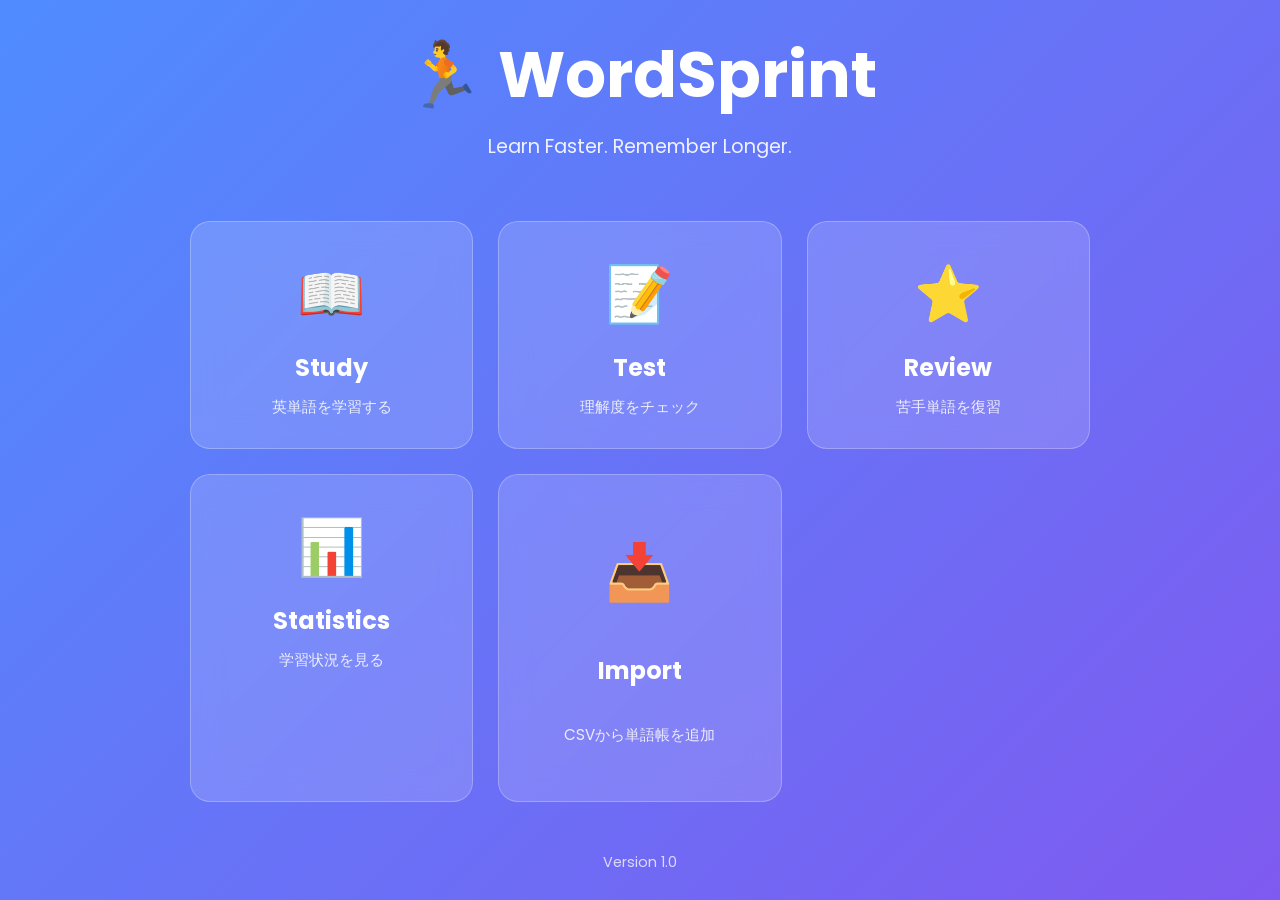
<file: index.html>
<!DOCTYPE html>
<html lang="ja">
<head>
    <meta charset="UTF-8">
    <meta name="viewport" content="width=device-width, initial-scale=1.0">
    <title>WordSprint</title>

    <link rel="preconnect" href="https://fonts.googleapis.com">
    <link rel="preconnect" href="https://fonts.gstatic.com" crossorigin>
    <link href="https://fonts.googleapis.com/css2?family=Poppins:wght@300;500;700&display=swap" rel="stylesheet">

    <style>
        *{
            margin:0;
            padding:0;
            box-sizing:border-box;
            font-family:"Poppins",sans-serif;
        }

        body{
            background:linear-gradient(135deg,#4F8CFF,#7F5AF0);
            min-height:100vh;
            display:flex;
            justify-content:center;
            align-items:center;
        }

        .container{
            width:min(900px,90%);
            color:white;
            text-align:center;
        }

        h1{
            font-size:4rem;
            font-weight:700;
        }

        .subtitle{
            margin-top:10px;
            font-size:1.2rem;
            opacity:.9;
        }

        .cards{
            margin-top:60px;
            display:grid;
            grid-template-columns:repeat(auto-fit,minmax(220px,1fr));
            gap:25px;
        }

        .card{
            background:rgba(255,255,255,.15);
            backdrop-filter:blur(15px);
            border-radius:20px;
            padding:30px;
            transition:.25s;
            cursor:pointer;
            border:1px solid rgba(255,255,255,.25);
        }

        .card:hover{
            transform:translateY(-8px);
            background:rgba(255,255,255,.22);
        }

        .icon{
            font-size:55px;
            margin-bottom:15px;
        }

        .card h2{
            margin-bottom:10px;
        }

        .card p{
            opacity:.85;
            font-size:.95rem;
        }

        footer{
            margin-top:50px;
            opacity:.75;
            font-size:.9rem;
        }
    </style>
</head>
    <script src="script.js"></script>
<body>

<div class="container">

    <h1>🏃 WordSprint</h1>

    <p class="subtitle">
        Learn Faster. Remember Longer.
    </p>

    <div class="cards">

        <div class="card">
            <div class="icon">📖</div>
            <h2>Study</h2>
            <p>英単語を学習する</p>
        </div>

        <div class="card">
            <div class="icon">📝</div>
            <h2>Test</h2>
            <p>理解度をチェック</p>
        </div>

        <div class="card">
            <div class="icon">⭐</div>
            <h2>Review</h2>
            <p>苦手単語を復習</p>
        </div>

        <div class="card">
            <div class="icon">📊</div>
            <h2>Statistics</h2>
            <p>学習状況を見る</p>
        </div>

        <div class="card" onclick="location.href='import.html'">
   　　　　　 <div class="icon">📥</div>
    　　　　　<h2>Import</h2>
   　　　　　 <p>CSVから単語帳を追加</p>
　　　　　</div>

    </div>

    <footer>
        Version 1.0
    </footer>

</div>

</body>
</html>
</file>
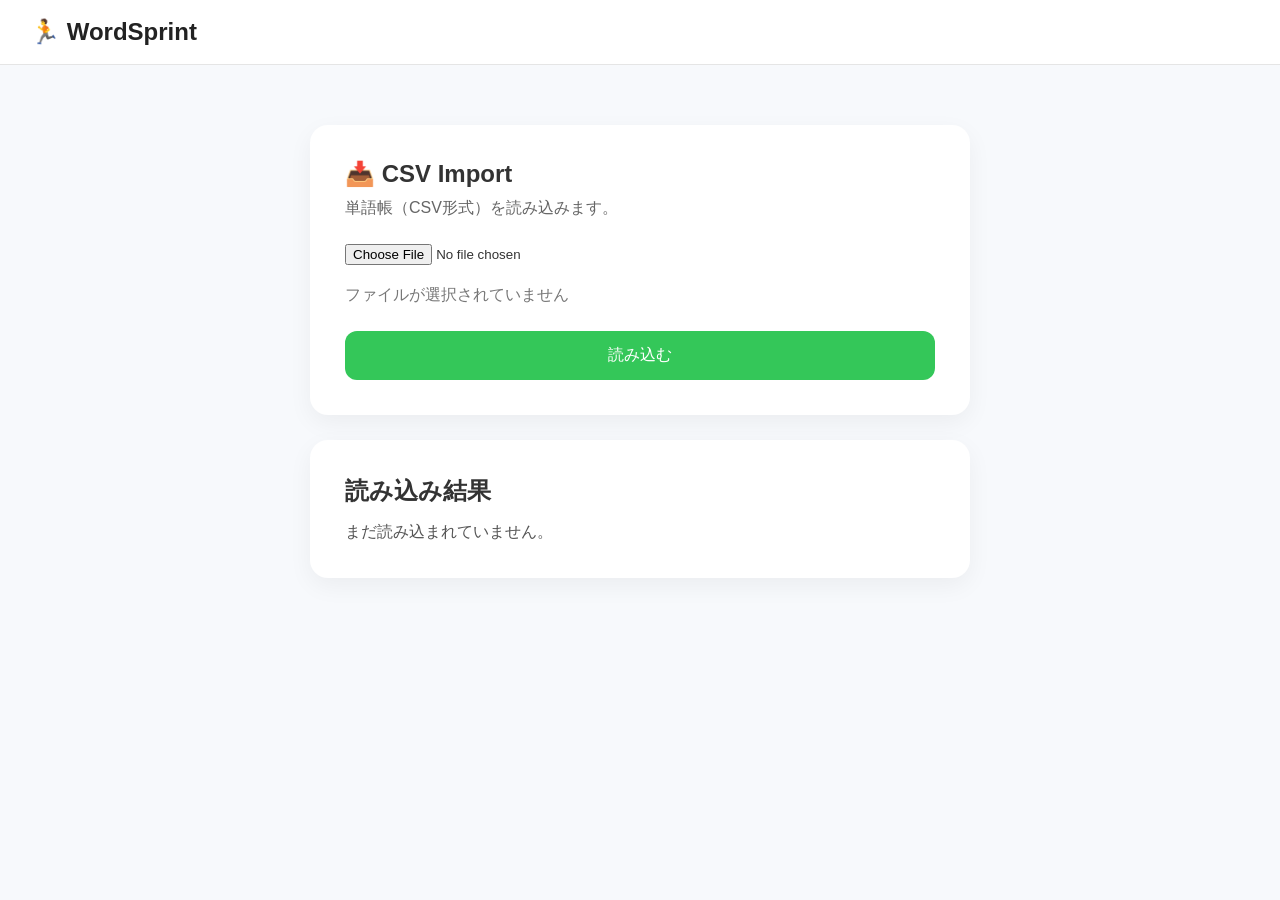
<file: import.html>
<!DOCTYPE html>
<html lang="ja">
<head>
    <meta charset="UTF-8">
    <meta name="viewport" content="width=device-width, initial-scale=1.0">
    <title>Import | WordSprint</title>

    <link rel="stylesheet" href="css/import.css">
</head>
<body>

    <!-- ===== Header ===== -->
    <header class="header">
        <div class="logo">
            <a href="index.html">🏃 WordSprint</a>
        </div>
    </header>

    <!-- ===== Main ===== -->
    <main class="container">

        <section class="import-card">

            <h1>📥 CSV Import</h1>

            <p class="description">
                単語帳（CSV形式）を読み込みます。
            </p>

            <input
                type="file"
                id="csvFile"
                accept=".csv">

            <p id="fileName">
                ファイルが選択されていません
            </p>

            <button id="importButton">
                読み込む
            </button>

        </section>

        <section class="result-card">

            <h2>読み込み結果</h2>

            <div id="result">

                <p>
                    まだ読み込まれていません。
                </p>

            </div>

        </section>

    </main>

    <script src="js/import.js"></script>

</body>
</html>
</file>
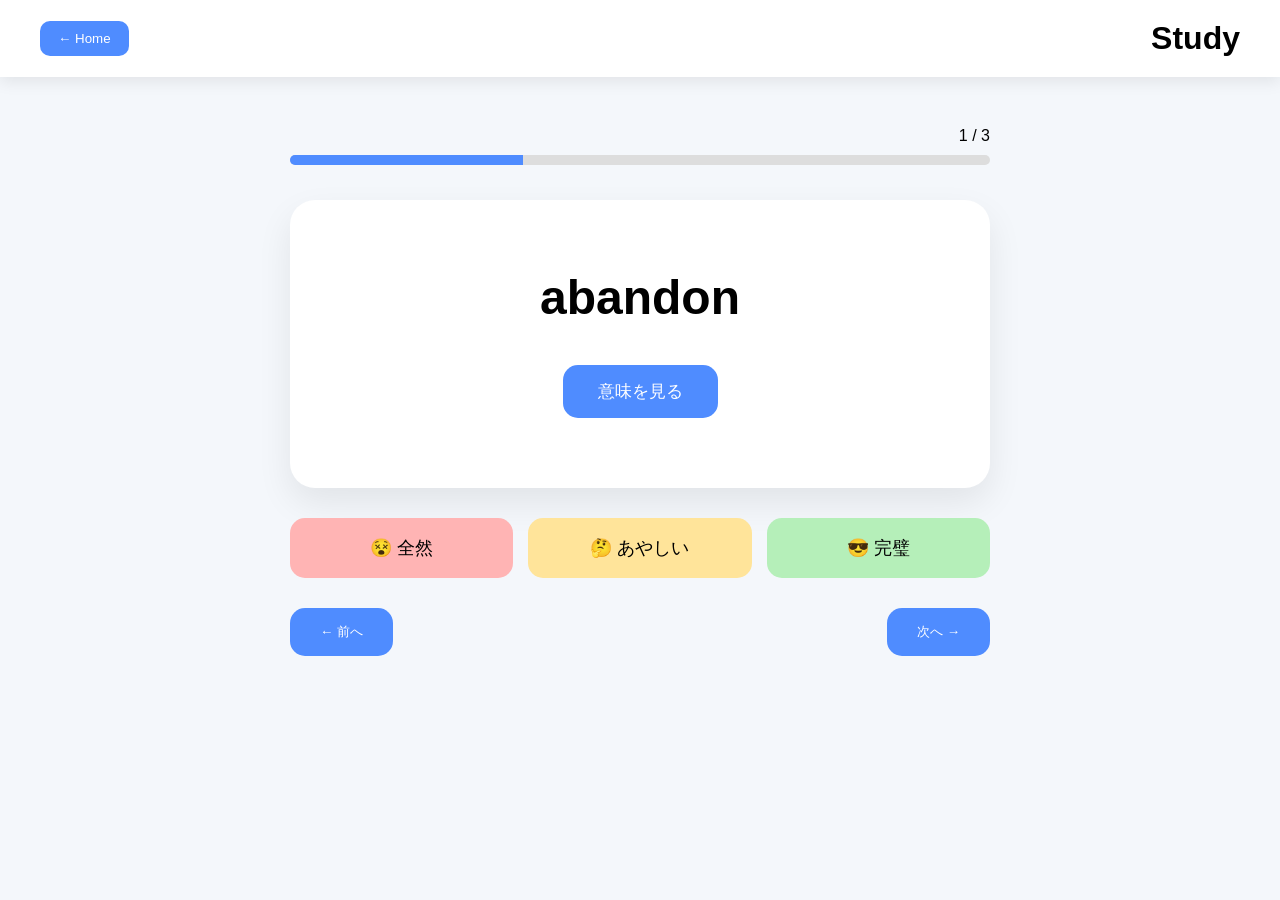
<file: study.html>
<!DOCTYPE html>
<html lang="ja">
<head>

    <meta charset="UTF-8">
    <meta name="viewport" content="width=device-width, initial-scale=1.0">

    <title>WordSprint | Study</title>

    <link rel="stylesheet" href="study.css">

</head>
<body>

<header>

    <button class="homeBtn" onclick="location.href='index.html'">
        ← Home
    </button>

    <h1>Study</h1>

</header>

<main>

    <div class="progressText">
        <span id="current">1</span> /
        <span id="total">3</span>
    </div>

    <div class="progressBar">

        <div id="progress"></div>

    </div>


    <div class="card">

        <div id="word">
            abandon
        </div>

        <button id="showMeaning">
            意味を見る
        </button>

        <div id="meaning">
            捨てる・見捨てる
        </div>

    </div>

    <div class="buttons">

        <button class="difficulty bad" onclick="rate(0)">
            😵 全然
        </button>

        <button class="difficulty normal" onclick="rate(1)">
            🤔 あやしい
        </button>

        <button class="difficulty good" onclick="rate(2)">
            😎 完璧
        </button>

    </div>

    <div class="navigation">

        <button onclick="previousWord()">
            ← 前へ
        </button>

        <button onclick="nextWord()">
            次へ →
        </button>

    </div>

</main>

<script src="study.js"></script>

</body>
</html>
</file>
<file: css/import.css>
/* ===== 全体 ===== */

* {
    margin: 0;
    padding: 0;
    box-sizing: border-box;
}

body {
    font-family: "Yu Gothic", "Segoe UI", sans-serif;
    background: #f7f9fc;
    color: #333;
}

/* ===== Header ===== */

.header {
    background: white;
    padding: 18px 30px;
    border-bottom: 1px solid #e5e5e5;
}

.logo a {
    text-decoration: none;
    color: #222;
    font-size: 24px;
    font-weight: bold;
}

/* ===== Main ===== */

.container {
    max-width: 700px;
    margin: 60px auto;
    padding: 0 20px;
}

/* ===== Card ===== */

.import-card,
.result-card {
    background: white;
    border-radius: 18px;
    padding: 35px;
    margin-bottom: 25px;
    box-shadow: 0 8px 25px rgba(0,0,0,0.05);
}

/* ===== Title ===== */

h1 {
    margin-bottom: 10px;
}

.description {
    color: #666;
    margin-bottom: 25px;
}

/* ===== File ===== */

#csvFile {
    margin-bottom: 20px;
}

#fileName {
    margin-bottom: 25px;
    color: #777;
}

/* ===== Button ===== */

#importButton {
    width: 100%;
    padding: 14px;
    border: none;
    border-radius: 12px;
    background: #34c759;
    color: white;
    font-size: 16px;
    cursor: pointer;
    transition: .2s;
}

#importButton:hover {
    transform: translateY(-2px);
}

/* ===== Result ===== */

.result-card h2 {
    margin-bottom: 15px;
}

#result {
    color: #555;
}
</file>
<file: study.css>
*{
    margin:0;
    padding:0;
    box-sizing:border-box;
    font-family:Poppins,sans-serif;
}

body{

    background:#f4f7fb;

}

header{

    display:flex;
    justify-content:space-between;
    align-items:center;

    padding:20px 40px;

    background:white;

    box-shadow:0 5px 15px rgba(0,0,0,.08);

}

.homeBtn{

    border:none;
    background:#4F8CFF;

    color:white;

    padding:10px 18px;

    border-radius:10px;

    cursor:pointer;

}

main{

    width:min(700px,90%);
    margin:50px auto;

}

.progressText{

    text-align:right;
    margin-bottom:10px;

}

.progressBar{

    height:10px;

    background:#ddd;

    border-radius:100px;

    overflow:hidden;

    margin-bottom:35px;

}

#progress{

    width:33%;

    height:100%;

    background:#4F8CFF;

    transition:.3s;

}

.card{

    background:white;

    border-radius:25px;

    padding:70px 50px;

    text-align:center;

    box-shadow:0 15px 35px rgba(0,0,0,.08);

}

#word{

    font-size:3rem;
    font-weight:bold;

}

#showMeaning{

    margin-top:40px;

    padding:15px 35px;

    border:none;

    background:#4F8CFF;

    color:white;

    border-radius:15px;

    cursor:pointer;

    font-size:17px;

}

#meaning{

    margin-top:35px;

    font-size:2rem;

    display:none;

}

.buttons{

    display:flex;

    gap:15px;

    margin-top:30px;

}

.buttons button{

    flex:1;

    padding:18px;

    border:none;

    border-radius:15px;

    cursor:pointer;

    font-size:18px;

}

.bad{

    background:#ffb4b4;

}

.normal{

    background:#ffe49a;

}

.good{

    background:#b5efb9;

}

.navigation{

    display:flex;

    justify-content:space-between;

    margin-top:30px;

}

.navigation button{

    padding:15px 30px;

    border:none;

    border-radius:15px;

    background:#4F8CFF;

    color:white;

    cursor:pointer;

}
</file>
